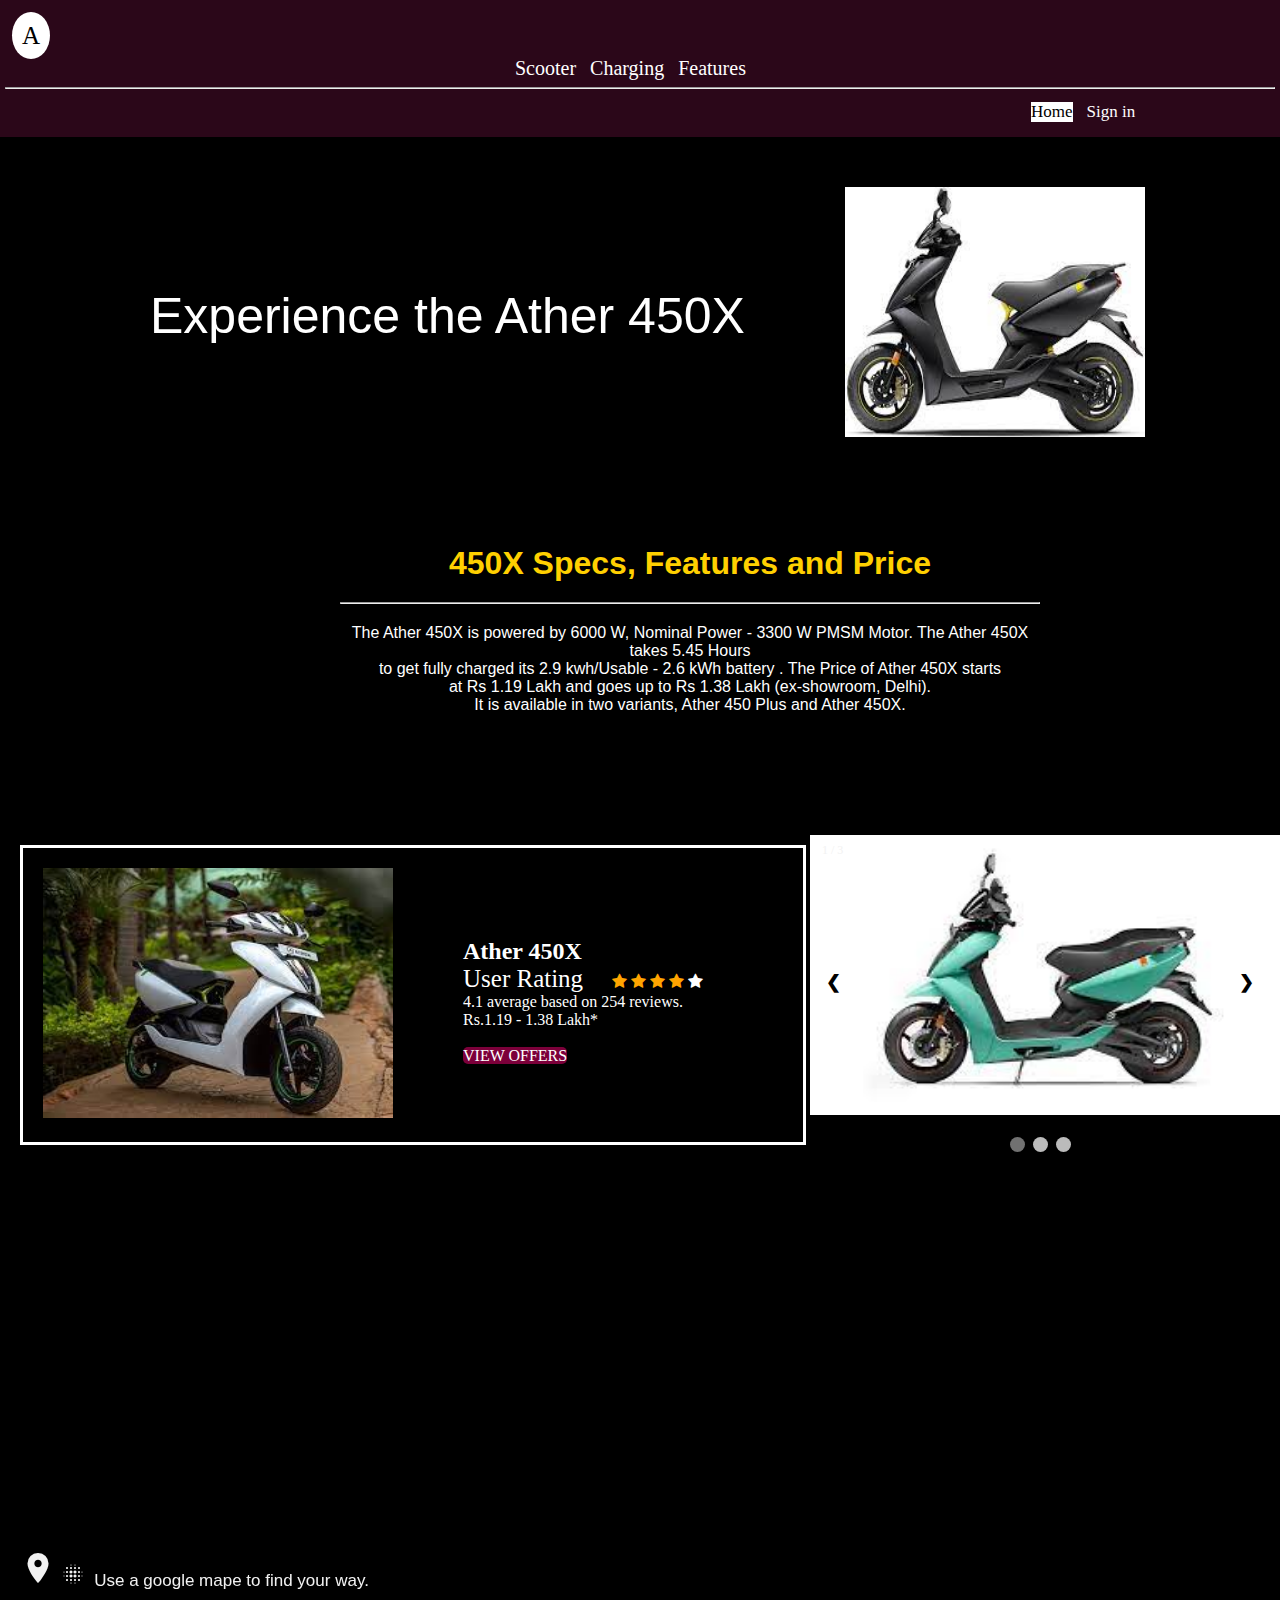
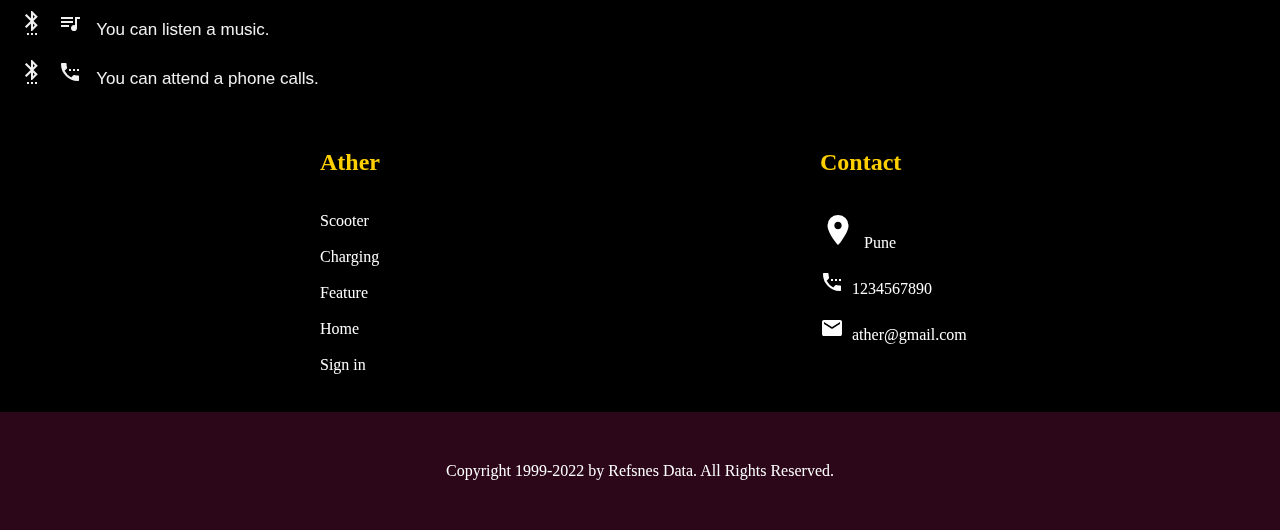
<file: index.html>
<!DOCTYPE html>
<html lang="en">
<head>
    <meta charset="UTF-8">
    <meta http-equiv="X-UA-Compatible" content="IE=edge">
    <meta name="viewport" content="width=device-width, initial-scale=1.0">
    <title>Document</title>
    <link rel="stylesheet" href="style.css">
    <link rel="stylesheet" href="https://cdnjs.cloudflare.com/ajax/libs/font-awesome/4.7.0/css/font-awesome.min.css">
    <link href="https://fonts.googleapis.com/icon?family=Material+Icons" rel="stylesheet">
</head>
<body>
    <div class="menubar">
        <div>
            <nav>  
                <div class="logostyle"><label class="logo" >A</label></div>          
                <ul>
                    <li><a href="scooter.html">Scooter</a></li>
                    <li><a href="chargingpoint.html">Charging</a></li>
                    <li><a href="feature.html">Features</a></li> 
                </ul>                      
            </nav>      
        </div>
    
        <hr>
    
        <div>
            <nav class="nav1">            
                <ul class="ul1">
                    <li><a href="index.html" class="active">Home</a></li>
                    <li><a href="from1.html" class="li1">Sign in</a></li> 
                </ul>                      
            </nav>      
        </div>   
    </div>

    <div class="maincont1">
        <div class="cont1">
            <div class="maintext1">
                <p>Experience the Ather 450X</p>          
            </div>
            <div class="mainimg1">
                <img src="images3.jpg" height="250px" width="300">
            </div>
        </div> 
    </div>

    <div class="info">
        <div class="infoheading">
            <h1 style="text-align: center;">450X Specs, Features and Price</h1>
        </div>
        <hr>
        <div class="infocont">
            <p style="text-align: center;">The Ather 450X is powered by 6000 W, Nominal Power - 3300 W PMSM Motor. 
                The Ather 450X takes 5.45 Hours<br> to get fully charged its 2.9 kwh/Usable - 2.6 kWh battery . 
                The Price of Ather 450X starts <br> at Rs 1.19 Lakh and goes up to Rs 1.38 Lakh (ex-showroom, Delhi). 
               <br> It is available in two variants, Ather 450 Plus and Ather 450X.</p>
        </div>
    </div>

    <div class="threebox">
      <div class="mainbox1">

        <div class="box1">
            <img src="images8.jpg" height="250px" width="350">
        </div>
        <div class="box2">
            <h2>Ather 450X</h2>
            <div class="reviews">
                <span class="heading">User Rating</span>
                <span class="fa fa-star checked"></span>
                <span class="fa fa-star checked"></span>
                <span class="fa fa-star checked"></span>
                <span class="fa fa-star checked"></span>
                <span class="fa fa-star"></span>
                <p>4.1 average based on 254 reviews.</p>
                
            </div>
            <p>Rs.1.19 - 1.38 Lakh*</p><br>
            <a href="scooter.html" class="boxbtn"> VIEW OFFERS</a>
            
        </div>
      </div>
      
      <div class="mainbox2">
        <div class="slideshow-container">

            <div class="mySlides fade">
              <div class="numbertext">1 / 3</div>
              <img src="images5.jpg" style="width:500px; height:280px" >
              <div class="text"></div>
            </div>
            
            <div class="mySlides fade">
              <div class="numbertext">2 / 3</div>
              <img src="images6.jpg" style="width:500px; height:280px">
              <div class="text"></div>
            </div>
            
            <div class="mySlides fade">
              <div class="numbertext">3 / 3</div>
              <img src="images7.jpg" style="width:500px; height:280px">
              <div class="text"></div>
            </div>
            
            <a class="prev" onclick="plusSlides(-1)">❮</a>
            <a class="next" onclick="plusSlides(1)">❯</a>
            
            </div>
            <br>
            
            <div style="text-align:center">
              <span class="dot" onclick="currentSlide(1)"></span> 
              <span class="dot" onclick="currentSlide(2)"></span> 
              <span class="dot" onclick="currentSlide(3)"></span> 
            </div>
            
            <script>
            let slideIndex = 1;
            showSlides(slideIndex);
            
            function plusSlides(n) {
              showSlides(slideIndex += n);
            }
            
            function currentSlide(n) {
              showSlides(slideIndex = n);
            }
            
            function showSlides(n) {
              let i;
              let slides = document.getElementsByClassName("mySlides");
              let dots = document.getElementsByClassName("dot");
              if (n > slides.length) {slideIndex = 1}    
              if (n < 1) {slideIndex = slides.length}
              for (i = 0; i < slides.length; i++) {
                slides[i].style.display = "none";  
              }
              for (i = 0; i < dots.length; i++) {
                dots[i].className = dots[i].className.replace(" active", "");
              }
              slides[slideIndex-1].style.display = "block";  
              dots[slideIndex-1].className += " active";
            }
            </script>
      </div>

   </div>

  <div class="video">
    <video autoplay muted loop id="myVideo" width="1200px">
      <source src="musicvideo.mp4" type="video/mp4">
      Your browser does not support HTML5 video.
    </video>
    
    <div class="content">
      <i class="material-icons" style="font-size:36px">place</i> <i class="material-icons">blur_on</i>&nbsp; Use a google mape to find your way.<br><br>
      <i class="material-icons">settings_bluetooth</i>&nbsp;&nbsp;&nbsp;<i class="material-icons">queue_music</i>&nbsp;&nbsp;&nbsp;You can listen a music.<br><br>
      <i class="material-icons">settings_bluetooth</i>&nbsp;&nbsp;&nbsp;<i class="material-icons">settings_phone</i>&nbsp;&nbsp;&nbsp;You can attend a phone calls.<br><br>
      
    </div>
    
  </div>

   <div class="footer">
     <div class="index1">
       <h2 class="f1h2">Ather</h2><br><br>
        <a href="scooter.html" class="flist">Scooter</a><br><br>
        <a href="chargingpoint.html" class="flist">Charging</a><br><br>
        <a href="feature.html" class="flist">Feature</a><br><br>
        <a href="index.html" class="flist">Home</a><br><br>
        <a href="from1.html" class="flist">Sign in</a><br><br>
     </div>
     <div class="Contact">
       <h2 class="f1h2">Contact</h2><br><br>
       <i class="material-icons" style="font-size:36px"  >place</i>&nbsp;&nbsp;Pune<br><br>
       <i class="material-icons" >settings_phone</i>&nbsp;&nbsp;1234567890<br><br>
       <i class="material-icons" >email</i>&nbsp;&nbsp;ather@gmail.com<br><br>

    </div>
   
   </div>
<div class="Copyright">
  <p>
    Copyright 1999-2022 by Refsnes Data. All Rights Reserved.</p>
</div>
    </div>

</body>
</html>
</file>
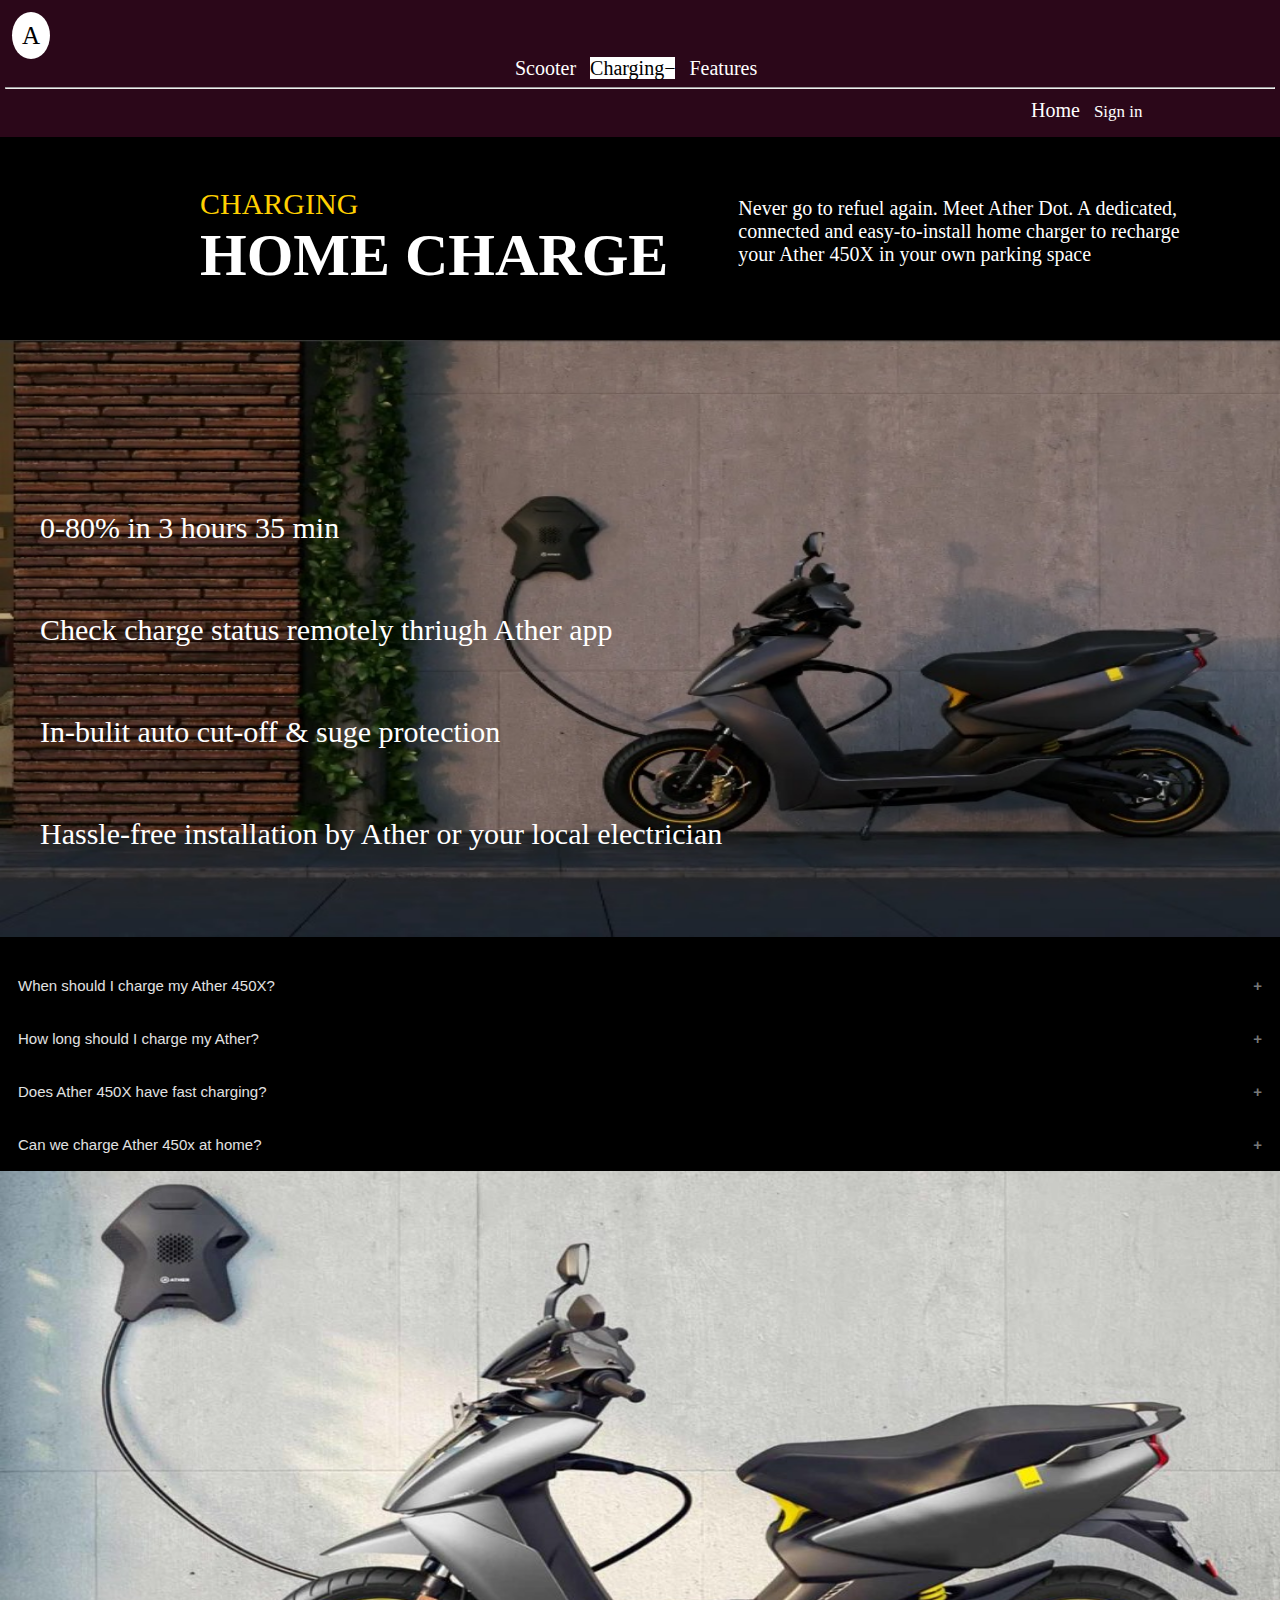
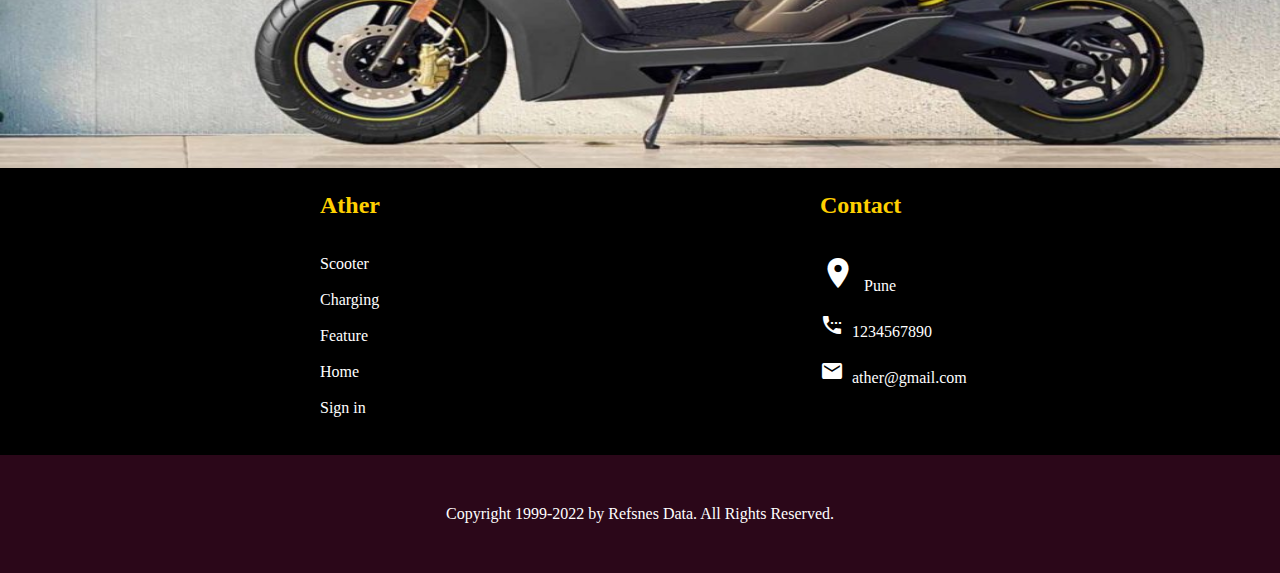
<file: chargingpoint.html>
<!DOCTYPE html>
<html lang="en">
<head>
    <meta charset="UTF-8">
    <meta http-equiv="X-UA-Compatible" content="IE=edge">
    <meta name="viewport" content="width=device-width, initial-scale=1.0">
    <title>Document</title>
    <link rel="stylesheet" href="style3.css">
    <link rel="stylesheet" href="https://cdnjs.cloudflare.com/ajax/libs/font-awesome/4.7.0/css/font-awesome.min.css">
    <link href="https://fonts.googleapis.com/icon?family=Material+Icons" rel="stylesheet">
</head>
<body>
    <div class="menubar">
        <div>
            <nav>  
                <div class="logostyle"><label class="logo" >A</label></div>          
                <ul>
                    <li><a href="scooter.html">Scooter</a></li>
                    <li><a href="chargingpoint.html" class="active">Charging</a></li>
                    <li><a href="feature.html" >Features</a></li> 
                </ul>                      
            </nav>      
        </div>
    
        <hr>
    
        <div>
            <nav class="nav1">            
                <ul class="ul1">
                    <li><a href="index.html" >Home</a></li>
                    <li><a href="from1.html" class="li1">Sign in</a></li> 
                </ul>                      
            </nav>      
        </div>   
    </div>
    <div class="contcharging">
        <div class="text1">
            <p class="f1h2">CHARGING</p>
            <h1>HOME CHARGE</h1>
        </div>
        <div class="text2">
            <p>
                Never go to refuel again. Meet Ather Dot. A dedicated,<br> 
                connected and easy-to-install home charger to recharge<br> 
                your Ather 450X in your own parking space
            </p>
        </div>
    </div>
    <div class="imag">
        <img src="images17.jpg" width="1347px" height="597px"  >
        <div class="imgtext">
           <p>0-80% in 3 hours 35 min</p><br><br>
           <p>Check charge status remotely thriugh Ather app</p><br><br>
           <p>In-bulit auto cut-off & suge protection</p><br><br>
           <p>Hassle-free installation by Ather or your local electrician</p><br><br>
        </div>
    </div>
    <div class="accor">
        <button class="accordion">When should I charge my Ather 450X?</button>
<div class="panel">
<p>
    Can the Ather 450X be fast-charged using the home charger (Ather Dot)? Ather Dot - the home charger has been designed to let your vehicle charge overnight when it's lying idle in your parking lot for almost 6-8 leisurely hours. This is because fast charging frequently can have an adverse effect on the battery</p>
</div>
<button class="accordion">How long should I charge my Ather?</button>
<div class="panel">
<p>
    The Charging Ecosystem
    The fast chargers can charge the scooter at the rate of 1.5 km/minute (till 80 percent charge) and hence, a quick 10-minute charge would be good enough to give you a range of 15 km. During our tests, a full charge on an Ather Grid took around 90 minutes</p>
</div>
<button class="accordion">Does Ather 450X have fast charging?</button>
<div class="panel">
<p>
    An Ather Dot home charger is provided with the scooter, with which the top up from 0 to 80 percent will require 4.5 hours, while fast charging from the AtherGrid guarantees a rate of 1km per minute of charge, upto 80percent.</p>
</div>
<button class="accordion">Can we charge Ather 450x at home?</button>
<div class="panel">
<p>
  
    The Ather scooter can be charged at any possible charging point, be it from a regular wall sockets at home / office, dedicated charging stations, AC public charging stations on the streets or at DC fast chargers</p>
</div>
<script>
var acc = document.getElementsByClassName("accordion"); var i;
for (i = 0; i < acc.length; i++) { acc[i].addEventListener("click", function() { this.classList.toggle("active");
var panel = this.nextElementSibling;if (panel.style.maxHeight) {
panel.style.maxHeight = null;
} else {
panel.style.maxHeight = panel.scrollHeight + "px";
}
});
}
</script>
<div>
    <img src="images18.jpg" width="1347px" height="597px"  >
</div>
    </div>
    <div class="footer">
        <div class="index1">
            <h2 class="f1h2">Ather</h2><br><br>
            <a href="scooter.html" class="flist">Scooter</a><br><br>
            <a href="chargingpoint.html" class="flist">Charging</a><br><br>
            <a href="feature.html" class="flist">Feature</a><br><br>
            <a href="index.html" class="flist">Home</a><br><br>
            <a href="from1.html" class="flist">Sign in</a><br><br>
            
          </div>
          <div class="Contact">
            <h2 class="f1h2">Contact</h2><br><br>
            <i class="material-icons" style="font-size:36px"  >place</i>&nbsp;&nbsp;Pune<br><br>
            <i class="material-icons" >settings_phone</i>&nbsp;&nbsp;1234567890<br><br>
            <i class="material-icons" >email</i>&nbsp;&nbsp;ather@gmail.com<br><br>
      
         </div>
      </div>
    <div class="Copyright">
     <p>
       Copyright 1999-2022 by Refsnes Data. All Rights Reserved.</p>
    </div>
       </div>
</body>
</html>
</file>
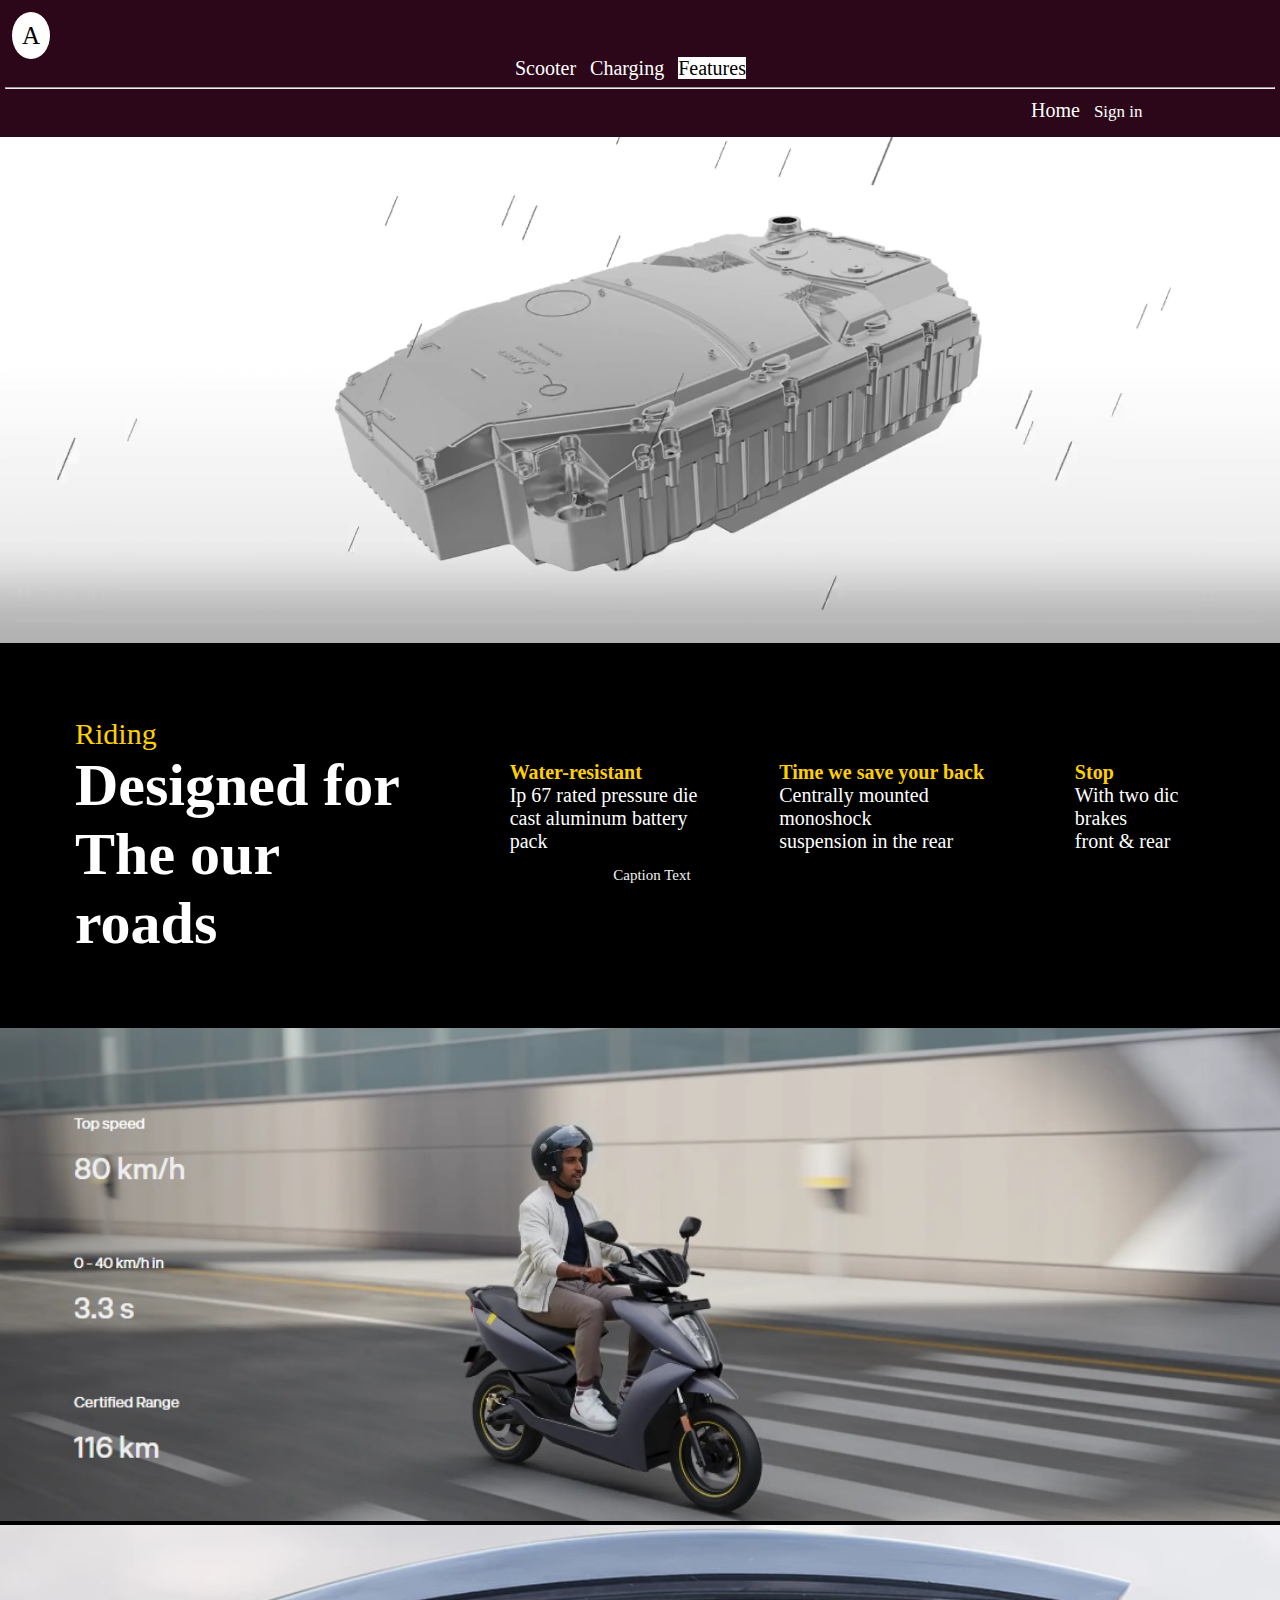
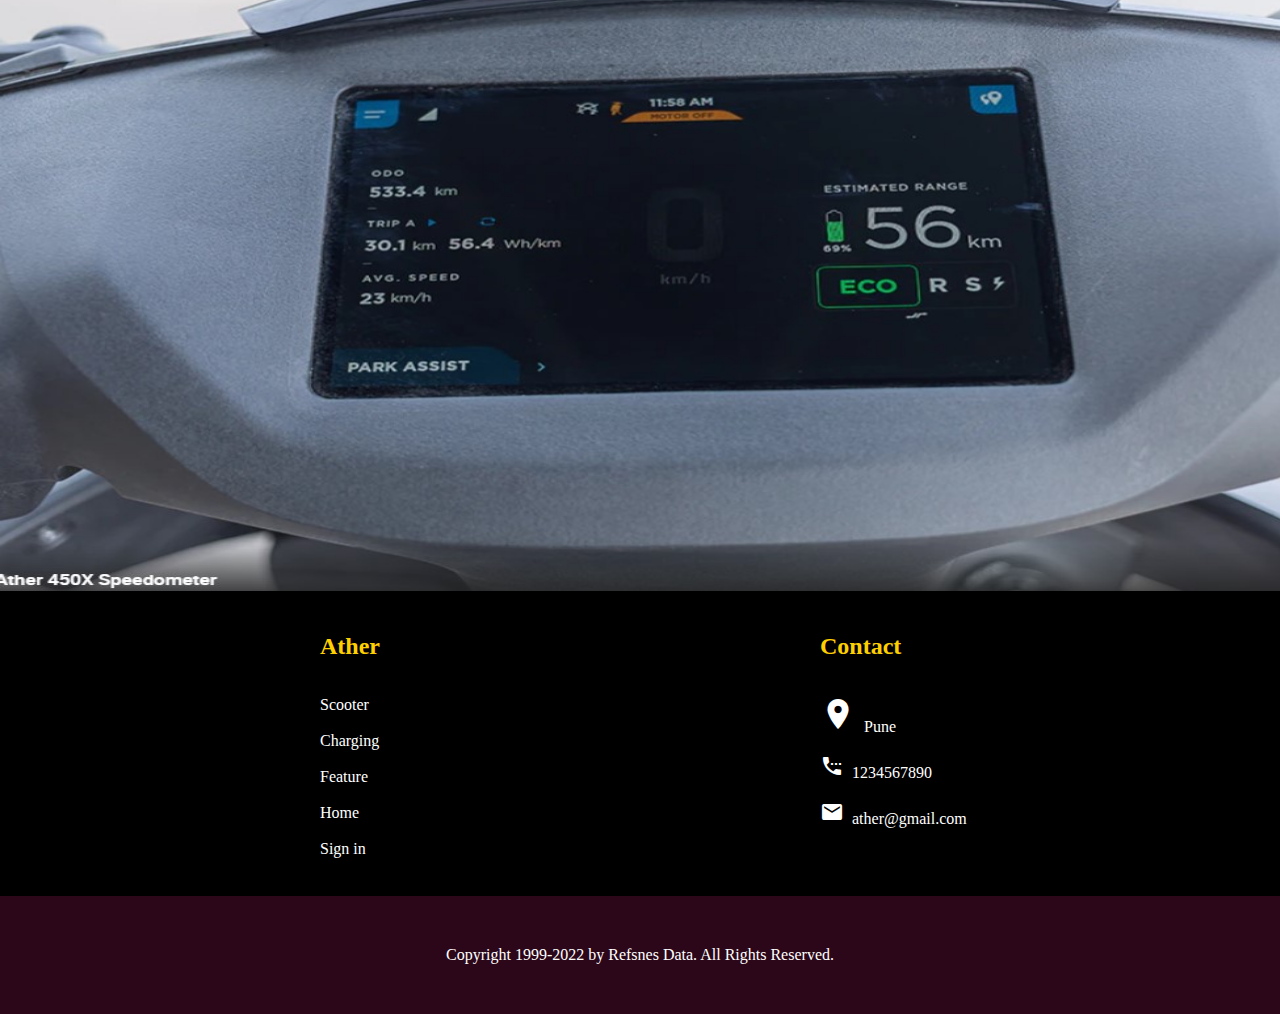
<file: feature.html>
<!DOCTYPE html>
<html lang="en">
<head>
    <meta charset="UTF-8">
    <meta http-equiv="X-UA-Compatible" content="IE=edge">
    <meta name="viewport" content="width=device-width, initial-scale=1.0">
    <title>Document</title>
    <link rel="stylesheet" href="style2.css">
    <link rel="stylesheet" href="https://cdnjs.cloudflare.com/ajax/libs/font-awesome/4.7.0/css/font-awesome.min.css">
    <link href="https://fonts.googleapis.com/icon?family=Material+Icons" rel="stylesheet">
</head>
<body>
    <div class="menubar">
        <div>
            <nav>  
                <div class="logostyle"><label class="logo" >A</label></div>          
                <ul>
                    <li><a href="scooter.html">Scooter</a></li>
                    <li><a href="chargingpoint.html">Charging</a></li>
                    <li><a href="feature.html" class="active">Features</a></li> 
                </ul>                      
            </nav>      
        </div>
    
        <hr>
    
        <div>
            <nav class="nav1">            
                <ul class="ul1">
                    <li><a href="index.html" >Home</a></li>
                    <li><a href="from1.html" class="li1">Sign in</a></li> 
                </ul>                      
            </nav>      
        </div>   
    </div>
    <div class="mainfeature">
        <div class="vid">
            <video autoplay muted loop controls id="myVideo" width="1348px">
                <source src="ride-desktopvideo.mp4" type="video/mp4">
                Your browser does not support HTML5 video.
              </video>
        </div>
        <div class="contofvid">
            <div class="cont1">
                <p class="f1h2">Riding</p>
                <h1>Designed for<br>The our roads</h1>
            </div>
            <div class="cont2">
                <p class="f1h2"><br><br><br><b>Water-resistant</b></p>
                <p>Ip 67 rated pressure die<br> cast aluminum battery pack</p>
            </div>
            <div class="cont3">
                <p class="f1h2"><br><br><br><b>Time we save your back</b></p>
                <p>Centrally mounted monoshock <br>suspension in the rear</p>
            </div>
            <div class="cont4">
                <p class="f1h2"><br><br><br><b>Stop</b></p>
                <p>With two dic brakes<br> front & rear</p>
            </div>
        </div>
    </div>
    <div class="img">
        <img src="images10.jpg" width="1348px">
    </div>
    <div class="lastcont">
        <div class="slideshow-container">

            <div class="mySlides fade">
              <img src="images11.jpg" style="width:1348px; height: 666px;">
              <div class="text">Caption Text</div>
            </div>
            
            <div class="mySlides fade">           
              <img src="images12.jpg" style="width:1348px; height: 666px;">
              <div class="text">Caption Two</div>
            </div>
            
            <div class="mySlides fade">
              <img src="images13.jpg" style="width:1348px; height: 666px;">
              <div class="text">Caption Three</div>
            </div>

            <div class="mySlides fade">
                <img src="images14.jpg" style="width:1348px; height: 666px;">
                <div class="text">Caption Three</div>
            </div>

            <div class="mySlides fade">
                <img src="images15.jpg" style="width:1348px; height: 666px;">
                <div class="text">Caption Three</div>
              </div>

              <div class="mySlides fade">
                <img src="images16.jpg" style="width:1348px; height: 666px;">
                <div class="text">Caption Three</div>
              </div>
            </div>
            <br>           
            <script>
            let slideIndex = 0;
            showSlides();
            
            function showSlides() {
              let i;
              let slides = document.getElementsByClassName("mySlides");
             
              for (i = 0; i < slides.length; i++) {
                slides[i].style.display = "none";  
              }
              slideIndex++;
              if (slideIndex > slides.length) {slideIndex = 1}    
             
              slides[slideIndex-1].style.display = "block";  
             
              setTimeout(showSlides, 5000); // Change image every 2 seconds
            }
            </script>
    </div>

    <div class="footer">
        <div class="index1">
            <h2 class="f1h2">Ather</h2><br><br>
            <a href="scooter.html" class="flist">Scooter</a><br><br>
            <a href="chargingpoint.html" class="flist">Charging</a><br><br>
            <a href="feature.html" class="flist">Feature</a><br><br>
            <a href="index.html" class="flist">Home</a><br><br>
            <a href="from1.html" class="flist">Sign in</a><br><br>
           
          </div>
          <div class="Contact">
            <h2 class="f1h2">Contact</h2><br><br>
            <i class="material-icons" style="font-size:36px"  >place</i>&nbsp;&nbsp;Pune<br><br>
            <i class="material-icons" >settings_phone</i>&nbsp;&nbsp;1234567890<br><br>
            <i class="material-icons" >email</i>&nbsp;&nbsp;ather@gmail.com<br><br>
      
         </div>
      
      </div>
   <div class="Copyright">
     <p>
       Copyright 1999-2022 by Refsnes Data. All Rights Reserved.</p>
   </div>
       </div>

</body>
</html>
</file>
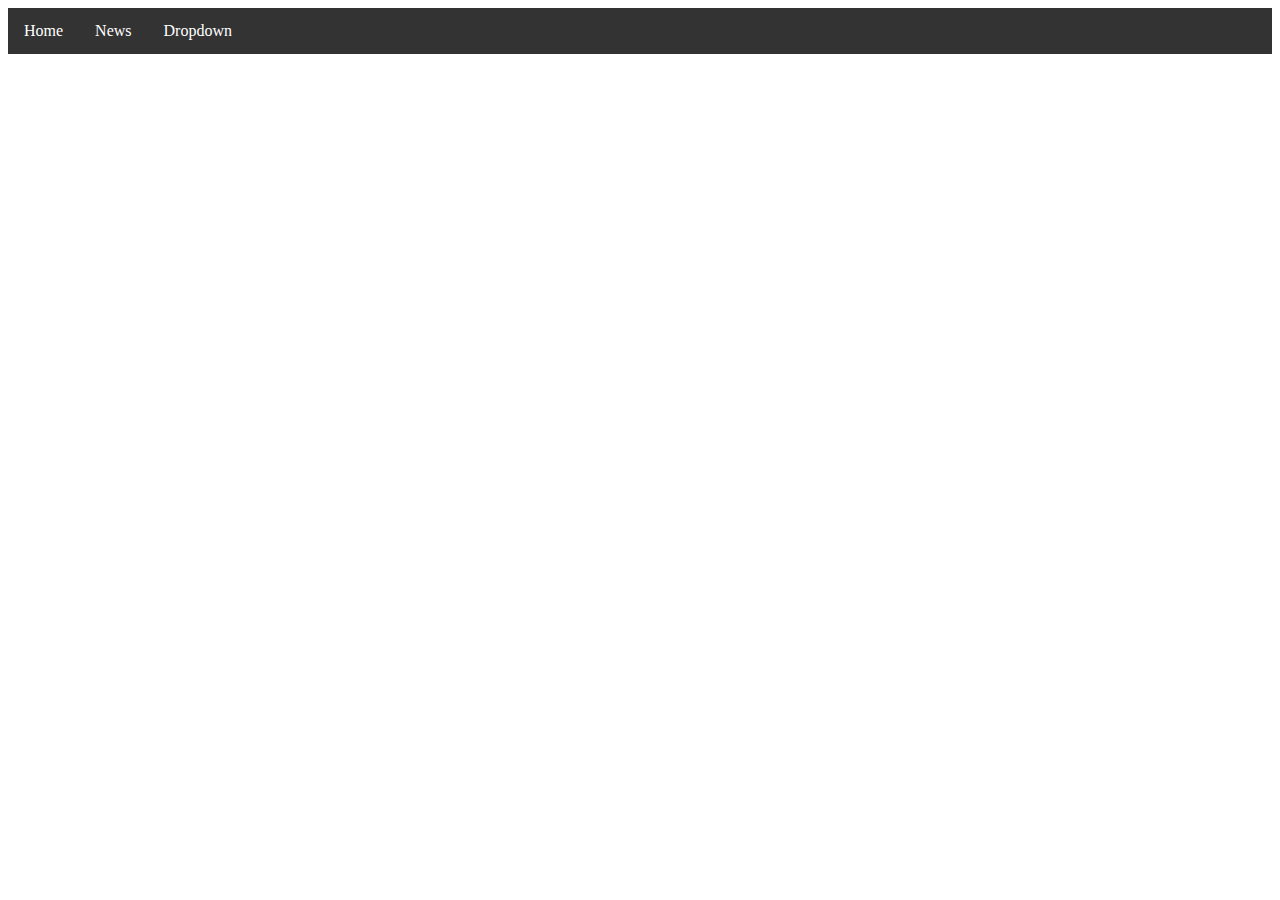
<file: hh.html>
<!DOCTYPE html>
<html>
  <head>
    <style>
      .navbar {
        overflow: hidden;
        background-color: #333;
      }

      .navbar a {
        float: left;
        font-size: 16px;
        color: white;
        text-align: center;
        padding: 14px 16px;
        text-decoration: none;
      }

      .dropdown {
        float: left;
        overflow: hidden;
      }

      .dropdown .dropbtn {
        font-size: 16px;  
        border: none;
        outline: none;
        color: white;
        padding: 14px 16px;
        background-color: inherit;
        font-family: inherit;
        margin: 0;
      }

      .navbar a:hover, .dropdown:hover .dropbtn {
        background-color: red;
      }

      .dropdown-content {
        display: none;
        position: absolute;
        background-color: #f9f9f9;
        min-width: 160px;
        box-shadow: 0px 8px 16px 0px rgba(0,0,0,0.2);
        z-index: 1;
      }

      .dropdown-content a {
        float: none;
        color: black;
        padding: 12px 16px;
        text-decoration: none;
        display: block;
        text-align: left;
      }

      .dropdown-content a:hover {
        background-color: #ddd;
      }

      .dropdown:hover .dropdown-content {
        display: block;
      }
    </style>
  </head>
  <body>
    <div class="navbar">
      <a href="#home">Home</a>
      <a href="#news">News</a>
      <div class="dropdown">
        <button class="dropbtn">Dropdown 
          <i class="fa fa-caret-down"></i>
        </button>
        <div class="dropdown-content">
          <a href="#">Link 1</a>
          <a href="#">Link 2</a>
          <a href="#">Link 3</a>
        </div>
      </div> 
    </div>
  </body>
</html>
</file>
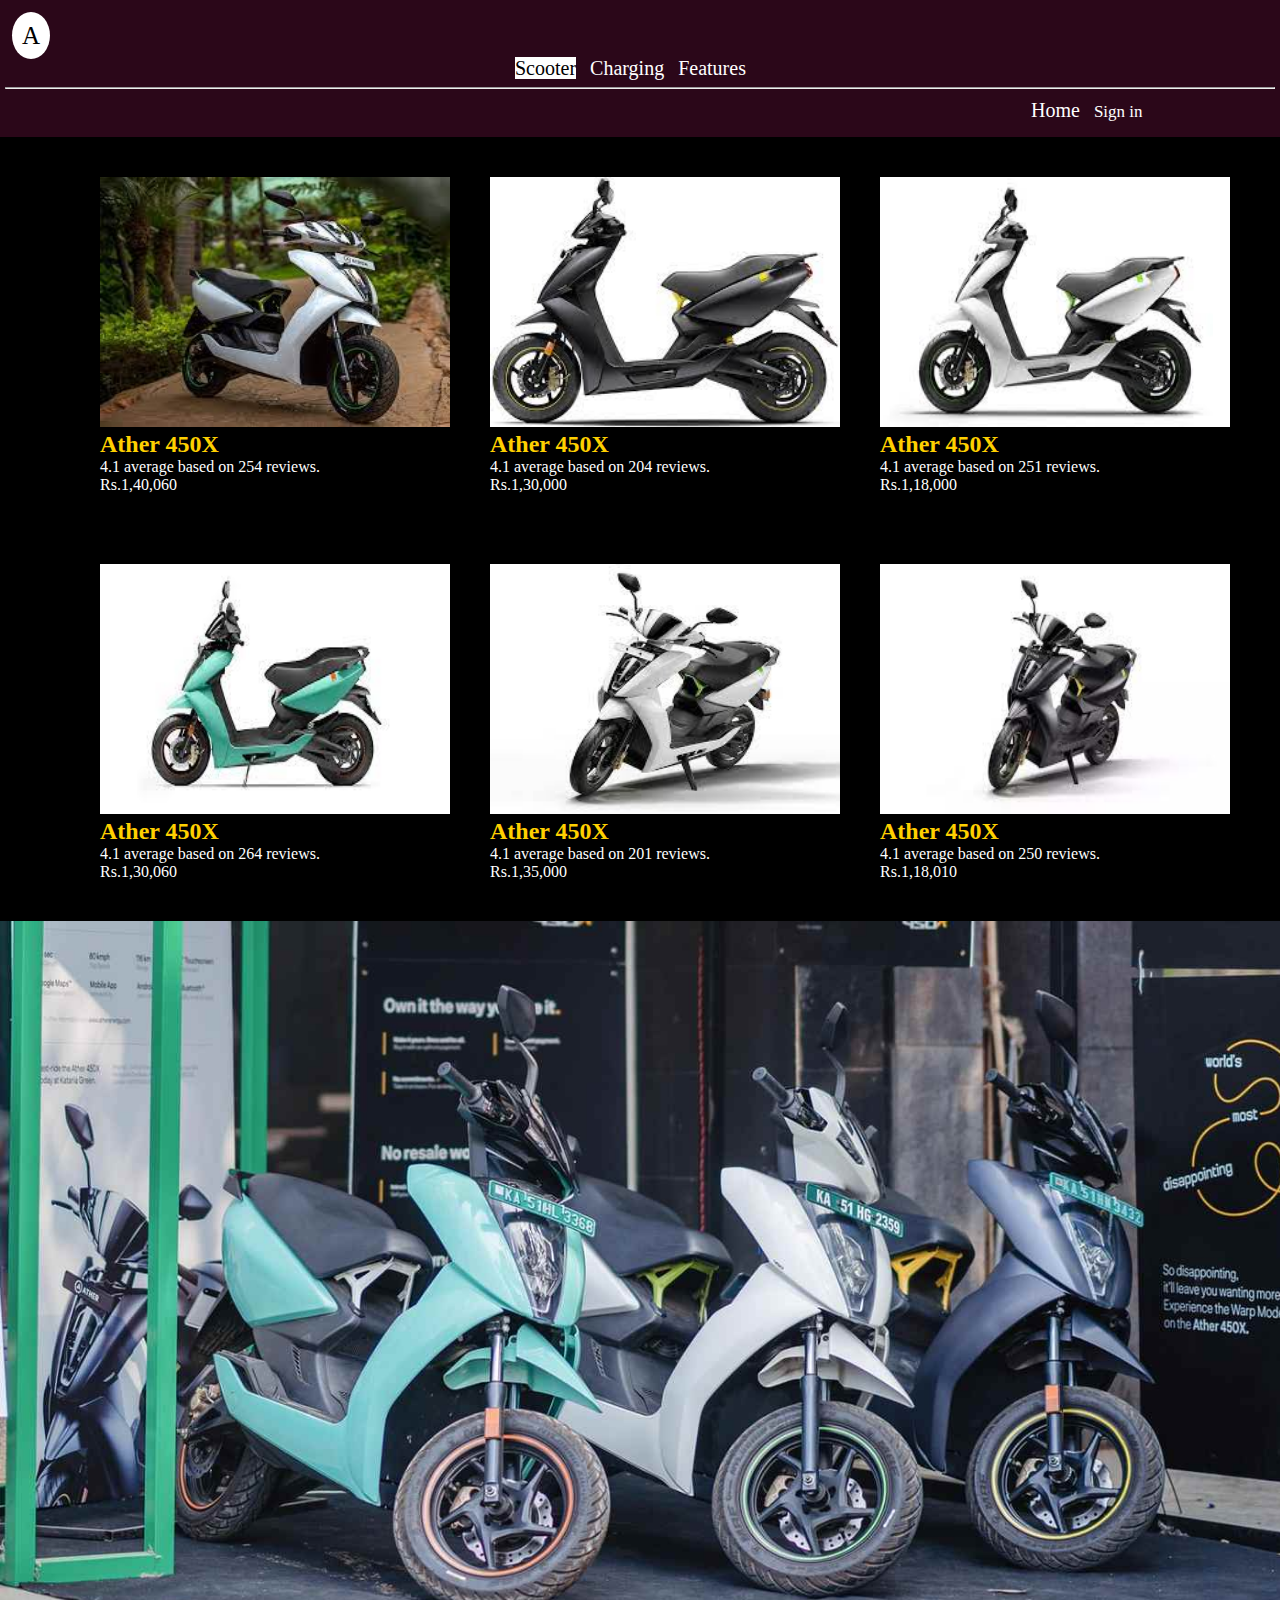
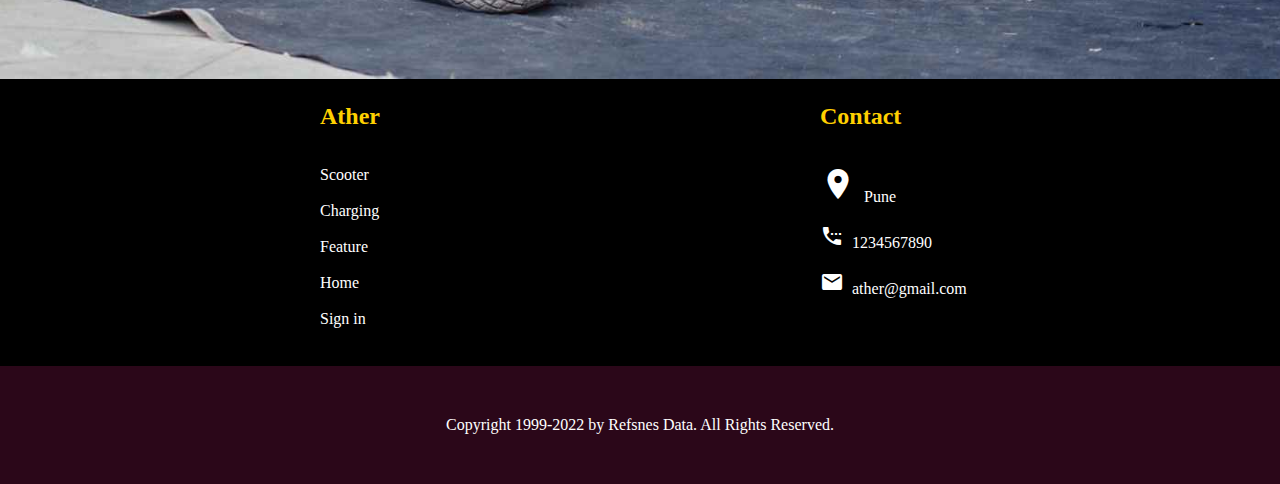
<file: scooter.html>
<!DOCTYPE html>
<html lang="en">
<head>
    <meta charset="UTF-8">
    <meta http-equiv="X-UA-Compatible" content="IE=edge">
    <meta name="viewport" content="width=device-width, initial-scale=1.0">
    <title>Document</title>
    <link rel="stylesheet" href="style1.css">
    <link rel="stylesheet" href="https://cdnjs.cloudflare.com/ajax/libs/font-awesome/4.7.0/css/font-awesome.min.css">
    <link href="https://fonts.googleapis.com/icon?family=Material+Icons" rel="stylesheet">
</head>
<body>
    <div class="menubar">
        <div>
            <nav>  
                <div class="logostyle"><label class="logo" >A</label></div>          
                <ul>
                    <li><a href="scooter.html" class="active">Scooter</a></li>
                    <li><a href="chargingpoint.html">Charging</a></li>
                    <li><a href="feature.html">Features</a></li> 
                </ul>                      
            </nav>      
        </div>
    
        <hr>
    
        <div>
            <nav class="nav1">            
                <ul class="ul1">
                    <li><a href="index.html" >Home</a></li>
                    <li><a href="from1.html" class="li1">Sign in</a></li> 
                </ul>                      
            </nav>      
        </div>   
    </div>
    <div class="part1">
        <div class="box1">
            <div class="img1">
                    <img src="images8.jpg" height="250px" width="350">
            </div>
        <div>
            <h2 class="f1h2">Ather 450X</h2>
            <div class="reviews">
                <p>4.1 average based on 254 reviews.</p>
                
            </div>
            <p>Rs.1,40,060</p>
        </div>
        </div>
        <div class="box2">
            <div class="img1">
                    <img src="images3.jpg" height="250px" width="350">
            </div>
        <div>
            <h2 class="f1h2">Ather 450X</h2>
            <div class="reviews">
                <p>4.1 average based on 204 reviews.</p>
                
            </div>
            <p>Rs.1,30,000</p>
        </div>
        </div>
        <div class="box3">
            <div class="img1">
                    <img src="images4.jpg" height="250px" width="350">
            </div>
        <div>
            <h2 class="f1h2">Ather 450X</h2>
            <div class="reviews">
                <p>4.1 average based on 251 reviews.</p>
                
            </div>
            <p>Rs.1,18,000</p>
        </div>
        </div>
        
    </div>
    <div class="part2">
        <div class="box1">
            <div class="img1">
                    <img src="images5.jpg" height="250px" width="350">
            </div>
        <div>
            <h2 class="f1h2">Ather 450X</h2>
            <div class="reviews">
                <p>4.1 average based on 264 reviews.</p>
                
            </div>
            <p>Rs.1,30,060</p>
        </div>
        </div>
        <div class="box2">
            <div class="img1">
                    <img src="images6.jpg" height="250px" width="350">
            </div>
        <div>
            <h2 class="f1h2">Ather 450X</h2>
            <div class="reviews">
                <p>4.1 average based on 201 reviews.</p>
                
            </div>
            <p>Rs.1,35,000</p>
        </div>
        </div>
        <div class="box3">
            <div class="img1">
                    <img src="images7.jpg" height="250px" width="350">
            </div>
        <div>
            <h2 class="f1h2">Ather 450X</h2>
            <div class="reviews">
                <p>4.1 average based on 250 reviews.</p>
                
            </div>
            <p>Rs.1,18,010</p>
        </div>
        </div>
        
    </div>
    <div class="summaryimg">
        <img src="images9.jpg" style="width: 1348px;">
    </div>


<div class="footer">
    <div class="index1">
      <h2 class="f1h2">Ather</h2><br><br>
      <a href="scooter.html" class="flist">Scooter</a><br><br>
      <a href="chargingpoint.html" class="flist">Charging</a><br><br>
      <a href="feature.html" class="flist">Feature</a><br><br>
      <a href="index.html" class="flist">Home</a><br><br>
      <a href="from1.html" class="flist">Sign in</a><br><br>
       
    </div>
    <div class="Contact">
      <h2 class="f1h2">Contact</h2><br><br>
      <i class="material-icons" style="font-size:36px"  >place</i>&nbsp;&nbsp;Pune<br><br>
      <i class="material-icons" >settings_phone</i>&nbsp;&nbsp;1234567890<br><br>
      <i class="material-icons" >email</i>&nbsp;&nbsp;ather@gmail.com<br><br>

   </div>
  
  </div>
<div class="Copyright">
 <p>
   Copyright 1999-2022 by Refsnes Data. All Rights Reserved.</p>
</div>
   </div>

</body>
</html>
</file>
<file: style.css>
body
{
    background-color: black;
    
}
/*header*/
*{
    padding: 0;
    margin: 0;
    list-style: none;
    text-decoration: none;
}
.menubar
{
  
    background: rgb(43, 7, 25);
    padding: 5px;
    
   
}
a
{
    color: white;
}
.logostyle
{
    margin-top: 10px;
    padding: 7px;
}
.logo
{
    position: relative;

    padding: 10px;
    font-size: 25px;
    font-family: 'Brush Script MT',cursive;
    background-color: white;
    color: black;
    border-radius: 80%;
}
nav ul
{
    margin-left: 500px;
    margin-bottom: 7px;
    
}
nav ul li
{
    display: inline-block;
    margin-left: 10px;
    font-size: 20px;
   
}
.nav1 .ul1
{
    margin-left: 80%;  
    margin-bottom: 10px;
    margin-top: 10px;
}
.nav1 .ul1 .li1
{
    display: inline-block;
    font-size: 17px;
}
.nav1 .ul1 .active
{
    display: inline-block;
    font-size: 17px;
}
a.active,a:hover
{
    background: white;
    color: black;
    transition: .5s;
}

/*Main Cont*/

.maintext1
{
    
    margin: 100px;
    font-size: 50px;
    font-family: sans-serif;
    color: white;
}
.cont1
{
    
    margin: 50px;
    display: flex;
}

/*Info*/
.info
{
   
    width: 700px;
    height: 250px;
    padding: 50px; 
    margin-left: 290px;
    
}
.infoheading
{
    padding-bottom: 20px;
    font-family: sans-serif;
    color: rgb(255, 208, 0);
}
.infocont
{
    padding-top: 20px;
    font-family: sans-serif;
    color: white;
}

/*reviews*/
.box1
{
    padding: 20px;
}
.box2
{
    margin-top: 40px;
    padding: 50px;
    color: white;
}

.heading {
    font-size: 25px;
    margin-right: 25px;
  }
  
  .fa {
    font-size: 25px;
  }
  
  .checked {
    color: orange;
  }
  .boxbtn
  {
      width: 110px;
      height: 50px;
      background-color: rgb(124, 0, 58);
      color: white;
      border-radius: 5px;
      margin-top: 5px;
  }
  .boxbtn:hover
  {
    background: rgb(236, 122, 175);
    color: black;
    transition: .5s;
  }

  /*Slide show*/

.mySlides {display: none}


/* Slideshow container */
.slideshow-container {
    max-width: 500px;
    position: relative;
    margin: auto;
}

/* Next & previous buttons */
.prev, .next {
  cursor: pointer;
  position: absolute;
  top: 50%;
  width: auto;
  padding: 16px;
  margin-top: -22px;
  color: rgb(0, 0, 0);
  font-weight: bold;
  font-size: 18px;
  transition: 0.6s ease;
  border-radius: 0 3px 3px 0;
  user-select: none;
}

/* Position the "next button" to the right */
.next {
  right: 0;
  border-radius: 3px 0 0 3px;
}

/* On hover, add a black background color with a little bit see-through */
.prev:hover, .next:hover {
  background-color: rgba(255, 255, 255, 0.8);
}

/* Caption text */
.text {
  color: #f2f2f2;
  font-size: 15px;
  padding: 8px 12px;
  position: absolute;
  bottom: 8px;
  width: 100%;
  text-align: center;
}

/* Number text (1/3 etc) */
.numbertext {
  color: #f2f2f2;
  font-size: 12px;
  padding: 8px 12px;
  position: absolute;
  top: 0;
}

/* The dots/bullets/indicators */
.dot {
  cursor: pointer;
  height: 15px;
  width: 15px;
  margin: 0 2px;
  background-color: #bbb;
  border-radius: 50%;
  display: inline-block;
  transition: background-color 0.6s ease;
}

.active, .dot:hover {
  background-color: #717171;
}

/* Fading animation */
.fade {
  animation-name: fade;
  animation-duration: 1.5s;
}

@keyframes fade {
  from {opacity: .4} 
  to {opacity: 1}
}

/* On smaller screens, decrease text size */
@media only screen and (max-width: 300px) {
  .prev, .next,.text {font-size: 11px}
}
.mainbox2
{
    padding: 10px;
    margin-top: -320px;
    margin-left: 800px;
}

.threebox .mainbox1
{
    display: flex;
}

.mainbox1
{
    margin-left: 20px;
    border: 3px solid  white;
    width: 780px;
}

/*video*/
#myVideo
{
  
  right: 0;
  bottom: 0;
  min-width: 100%; 
  min-height: 100%;
}
.content {
   
    font-size: 17px;
    font-family: Arial, Helvetica, sans-serif;
    margin-top: -200px;
    background: rgba(0, 0, 0, 0.5);
    color: #f1f1f1;
    width: 100%;
    padding: 20px;
  }

  /*footer*/
  .footer
  {
    display: flex;
  }
  .index1
  {
      margin-left: 300px;
      padding: 20px;
      color: white;
  }
  .flist
  {
      color: white;
  }
  .Contact
  {
    margin-left: 400px;
    padding: 20px;
    color: white;
}
.Copyright
{
  background-color: rgb(43, 7, 25);
  color: white;
  padding: 50px;
  text-align: center;
}
.flist:hover
{
  background-color: black;
  color: white;
}
.f1h2
{
  color: rgb(255, 208, 0);
}
</file>
<file: style3.css>
body{
    background-color: black;
    color: white;
}
/*header*/
*{
    padding: 0;
    margin: 0;
    list-style: none;
    text-decoration: none;
}
.menubar
{
  
    background: rgb(43, 7, 25);
    padding: 5px;
    
   
}
a
{
    color: white;
}
.logostyle
{
    margin-top: 10px;
    padding: 7px;
}
.logo
{
    position: relative;

    padding: 10px;
    font-size: 25px;
    font-family: 'Brush Script MT',cursive;
    background-color: white;
    color: black;
    border-radius: 80%;
}
nav ul
{
    margin-left: 500px;
    margin-bottom: 7px;
    
}
nav ul li
{
    display: inline-block;
    margin-left: 10px;
    font-size: 20px;
   
}
.nav1 .ul1
{
    margin-left: 80%;  
    margin-bottom: 10px;
    margin-top: 10px;
}
.nav1 .ul1 .li1
{
    display: inline-block;
    font-size: 17px;
}
.nav1 .ul1 .active
{
    display: inline-block;
    font-size: 17px;
}
a.active,a:hover
{
    background: white;
    color: black;
    transition: .5s;
}

.contcharging
{
    display: flex;
    margin: 20px;
}
.text1
{
    padding: 30px;
    font-size: 30px;
    margin-left: 150px;
}
.text2
{
    padding: 40px;
    font-size: 20px;
}
.imgtext
{
    margin: 20px;
    padding: 20px;
    font-size: 30px;
    margin-top: -450px;
}

.accordion { 
    background-color: black; 
    color: rgb(226, 226, 226);
    cursor: pointer;
     padding: 18px; 
     width: 100%; 
     border: none; 
     text-align: left; 
     outline: none;
      font-size: 15px; 
      transition: 0.4s;
    }
    .active, .accordion:hover { 
        background-color: #ccc;
        color: black;
    }
    .accordion:after { 
        content: '\002B';
         color: #777;
    font-weight: bold;
     float: right; 
     margin-left: 5px;
    }
    .active:after { 
        content: "\2212";
    }
    .panel { 
        padding: 0 18px;
    background-color: black; max-height: 0;
    overflow: hidden;
    transition: max-height 0.2s ease-out;
    }
   
     /*footer*/
 .footer
 {
   display: flex;
 }
 .index1
 {
     margin-left: 300px;
     padding: 20px;
     color: white;
 }
 .flist
 {
     color: white;
 }
 .Contact
 {
   margin-left: 400px;
   padding: 20px;
   color: white;
}
.Copyright
{
 background-color: rgb(43, 7, 25);
 color: white;
 padding: 50px;
 text-align: center;
}
.flist:hover
{
 background-color: black;
 color: white;
}
.f1h2
{
    color: rgb(255, 208, 0);
}
</file>
<file: style2.css>
body{
    background-color: black;
    color: white;
}
/*header*/
*{
    padding: 0;
    margin: 0;
    list-style: none;
    text-decoration: none;
}
.menubar
{
  
    background: rgb(43, 7, 25);
    padding: 5px;
    
   
}
a
{
    color: white;
}
.logostyle
{
    margin-top: 10px;
    padding: 7px;
}
.logo
{
    position: relative;

    padding: 10px;
    font-size: 25px;
    font-family: 'Brush Script MT',cursive;
    background-color: white;
    color: black;
    border-radius: 80%;
}
nav ul
{
    margin-left: 500px;
    margin-bottom: 7px;
    
}
nav ul li
{
    display: inline-block;
    margin-left: 10px;
    font-size: 20px;
   
}
.nav1 .ul1
{
    margin-left: 80%;  
    margin-bottom: 10px;
    margin-top: 10px;
}
.nav1 .ul1 .li1
{
    display: inline-block;
    font-size: 17px;
}
.nav1 .ul1 .active
{
    display: inline-block;
    font-size: 17px;
}
a.active,a:hover
{
    background: white;
    color: black;
    transition: .5s;
}
/*vid*/
.contofvid
{
    display: flex;
    margin: 20px;
    margin-left: 25px;
    
}
.cont1
{
    padding: 50px;
    font-size: 30px;
    
}
.cont2
{
    padding: 25px;
    font-size: 20px;
}
.cont3
{
    padding: 25px;
    font-size: 20px;
}
.cont4
{
    padding: 25px;
    font-size: 20px;
}
/*atuo sildeshow*/

.mySlides {display: none;}


/* Slideshow container */


/* Caption text */
.text {
  color: #f2f2f2;
  font-size: 15px;
  padding: 8px 12px;
  position: absolute;
  bottom: 8px;
  width: 100%;
  text-align: center;
}

/* The dots/bullets/indicators */


.active {
  background-color: #717171;
}

/* Fading animation */
.fade {
  animation-name: fade;
  animation-duration: 1.5s;
}

@keyframes fade {
  from {opacity: .4} 
  to {opacity: 1}
}

/* On smaller screens, decrease text size */
@media only screen and (max-width: 260px) {
  .text {font-size: 11px}
}

 /*footer*/
 .footer
 {
   display: flex;
 }
 .index1
 {
     margin-left: 300px;
     padding: 20px;
     color: white;
 }
 .flist
 {
     color: white;
 }
 .Contact
 {
   margin-left: 400px;
   padding: 20px;
   color: white;
}
.Copyright
{
 background-color: rgb(43, 7, 25);
 color: white;
 padding: 50px;
 text-align: center;
}
.flist:hover
{
 background-color: black;
 color: white;
}
.f1h2
{
    color: rgb(255, 208, 0);
}
</file>
<file: style1.css>
body{
    background-color: black;
    color: white;
}
/*header*/
*{
    padding: 0;
    margin: 0;
    list-style: none;
    text-decoration: none;
}
.menubar
{
  
    background: rgb(43, 7, 25);
    padding: 5px;
    
   
}
a
{
    color: white;
}
.logostyle
{
    margin-top: 10px;
    padding: 7px;
}
.logo
{
    position: relative;

    padding: 10px;
    font-size: 25px;
    font-family: 'Brush Script MT',cursive;
    background-color: white;
    color: black;
    border-radius: 80%;
}
nav ul
{
    margin-left: 500px;
    margin-bottom: 7px;
    
}
nav ul li
{
    display: inline-block;
    margin-left: 10px;
    font-size: 20px;
   
}
.nav1 .ul1
{
    margin-left: 80%;  
    margin-bottom: 10px;
    margin-top: 10px;
}
.nav1 .ul1 .li1
{
    display: inline-block;
    font-size: 17px;
}
.nav1 .ul1 .active
{
    display: inline-block;
    font-size: 17px;
}
a.active,a:hover
{
    background: white;
    color: black;
    transition: .5s;
}
/*part*/
.part1
{
    display: flex;
    margin: 10px;
    padding: 10px;
}
.part2
{
    display: flex;
    margin: 10px;
    padding: 10px;
}
.box1
{
    margin: 10px;
    margin-left: 70px;
    padding: 10px;
}
.box2
{
    margin: 10px;
    padding: 10px;
}
.box3
{
    margin: 10px;
    padding: 10px;
}

.summary
{
    padding: 10px;
    margin: 10px;
}

table tr td{
    padding: 5px;
    margin: 5px;
}
/*footer*/
.footer
{
  display: flex;
}
.index1
{
    margin-left: 300px;
    padding: 20px;
    color: white;
}
.flist
{
    color: white;
}
.Contact
{
  margin-left: 400px;
  padding: 20px;
  color: white;
}
.Copyright
{
background-color: rgb(43, 7, 25);
color: white;
padding: 50px;
text-align: center;
}
.flist:hover
{
background-color: black;
color: white;
}
.f1h2
{
    color: rgb(255, 208, 0);
}
</file>
